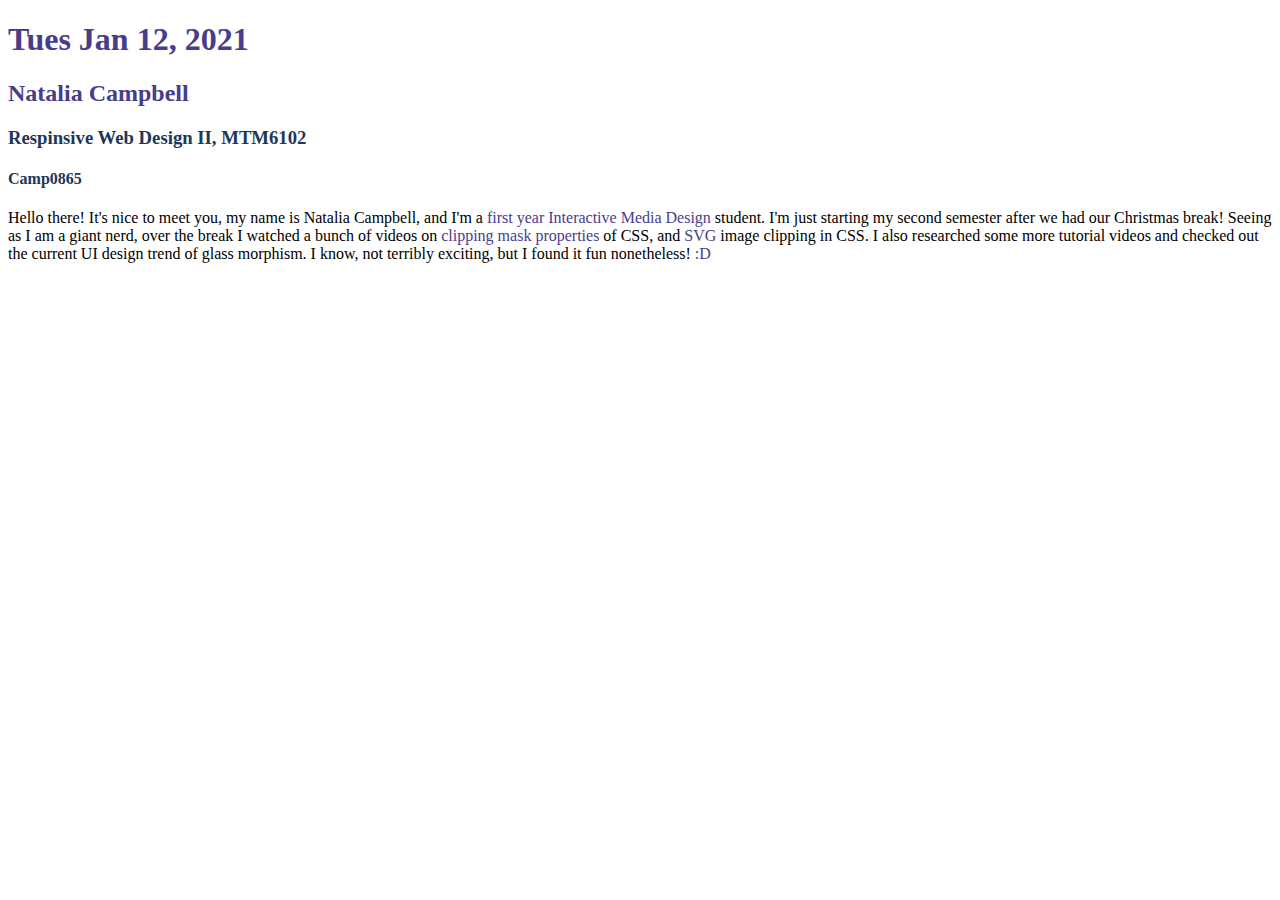
<file: index.html>
<!DOCTYPE html>
<html lang="en">
<head>
  <meta charset="UTF-8">
  <meta name="viewport" content="width=device-width, initial-scale=1.0">
  <title>MTM6201 P1</title>
</head>
<body>

  <!-- I know inline styles are outdated, but I can't stand looking at just a base HTML page. Sir, it's so ugly! I gotta at least give it a bit of colour! D:! Also, I hope you don't mind, but I did this before classes started. I've also already started on assignment one and I'm halfway finished. I'll be sending it in for revisons soon. I hope that's alright, too!  -->
  <main>
       <h1 style="color: darkslateblue;">Tues Jan 12, 2021</h1>
       <h2 style="color:darkslateblue;">Natalia Campbell</h2>
       <h3 style="color: #1D3759;">Respinsive Web Design II, MTM6102</h3>
       <h4 style="color:#1D3759;"> Camp0865</h4>
       <p>
         Hello there! It's nice to meet you, my name is Natalia Campbell, and I'm a <span style="color: darkslateblue;">first year Interactive Media Design</span> student. I'm just starting my second semester after we had our Christmas break! Seeing as I am a giant nerd, over the break I watched a bunch of videos on <span style="color: darkslateblue;">clipping mask properties</span> of  CSS, and <span style="color: darkslateblue;">SVG</span> image clipping in CSS. I also researched some more tutorial videos and checked out the current UI design trend of glass morphism. I know, not terribly exciting, but I found it fun nonetheless! <span style="color: darkslateblue;">:D</span> 
       </p>
</main> 
</body>
</html>
</file>
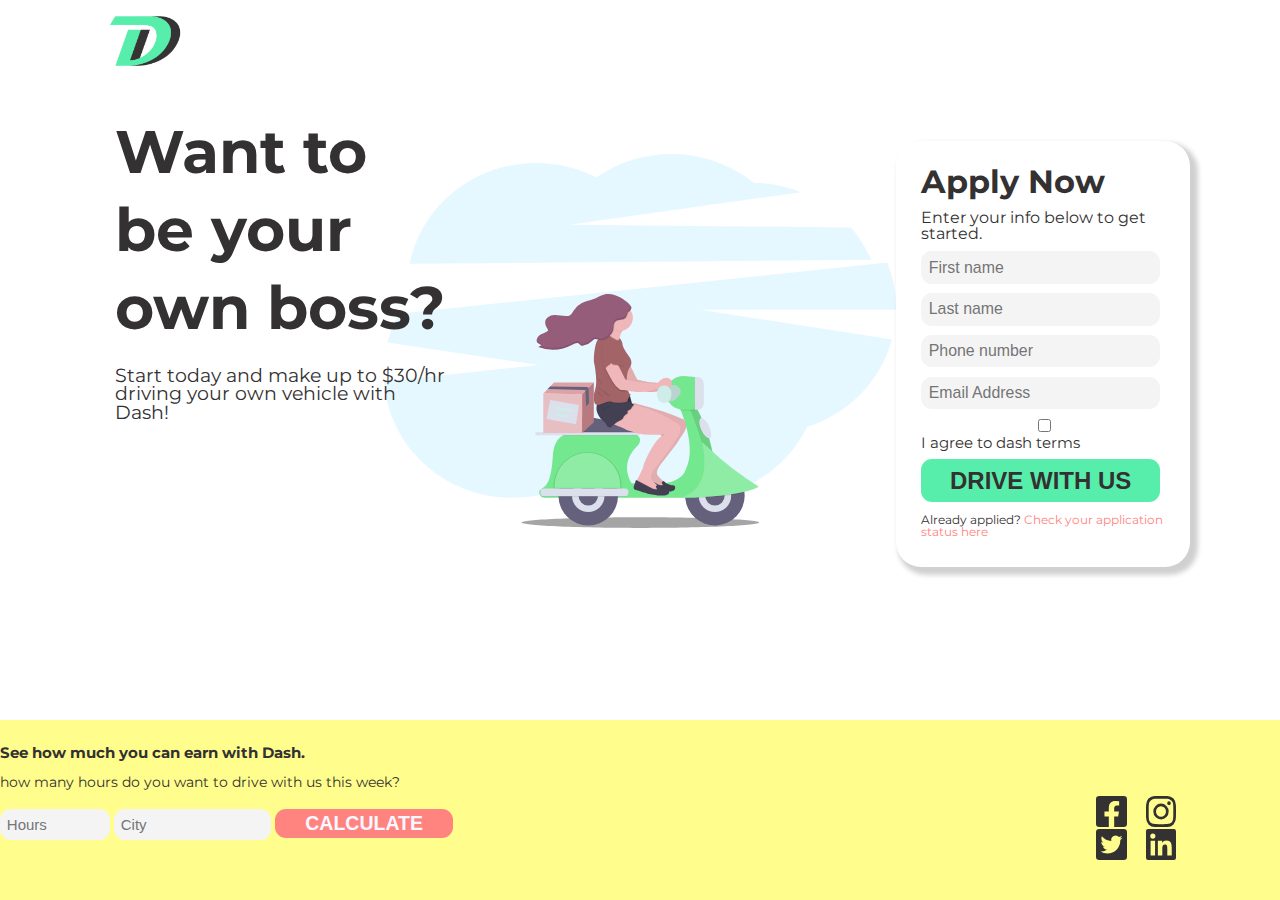
<file: Landing Page/index.html>
<!DOCTYPE html>
<html lang="en">
<head>
  <meta charset="UTF-8">
  <meta http-equiv="X-UA-Compatible" content="IE=edge">
  <meta name="viewport" content="width=device-width, initial-scale=1.0">

  <!-- FONTS -->

  <link rel="preconnect" href="https://fonts.gstatic.com">
  <link href="https://fonts.googleapis.com/css2?family=Montserrat:ital,wght@0,100;0,200;0,300;0,400;0,500;0,600;0,700;0,800;0,900;1,100;1,200;1,300;1,400;1,500;1,600;1,700;1,800;1,900&display=swap" rel="stylesheet">

  <!-- FILE LINKS -->

  <link rel="stylesheet" href="css/style.css">

  <title>Dash</title>
</head>


<!-- BODY SECTION -->
<body>
  <div class="wrapper">
  <main>
  <!-- LOGO -->
  <div class="logo">
    <img src="images/logo/logo.png" alt="Logo" class="logo-m">
  </div>

 <!-- MAIN HEADER SECTION -->

  <!-- Container class to help wiuth BG implememntation later. -->
  <div class="container">

   <section class="header">
      <h1>Want to be your own boss&#63;</h1>
      <h3>Start today and make up to &dollar;30&sol;hr driving your own vehicle with Dash!</h3>
      <div class="scootc">
        <img src="images/bg-image/scooter.svg" class="scoot" alt="Lady on a scooter">
      </div>
      
   </section>
   
  
  <!-- CONTACT SECTION START-->

    <!-- CONTACT FORM -->
      <div class="apply">
          <h2>Apply Now</h2>
          <h4 class="mobile">Enter your info below&#46;</h4>
          <!-- Hidden header for desktop verion. -->
          <h4 class="hidden">Enter your info below to get started&#46;</h4>


      <form action="#" method="post">
        <div>
          <input type="text" id="firstname" name="firstname" placeholder="First name" required>
        </div>
        <div>
          <input type="text" id="lastname" name="lastname" placeholder="Last name" required>
        </div>
        <div>
          <input type="text" id="phone" name="phone" placeholder="Phone number" required>
        </div>
        <div>
          <input type="email" id="email" name="email" placeholder="Email Address" required>
        </div>

        <!-- Checkbox section starts here. -->
        <div class="terms">
              <input type="checkbox" class="box" id="box">
            </div>
            <div class="label-fix">
              <label for="box" class="box-label" id="box1">I agree to dash terms</label>
            </div>
          <button type="button">DRIVE WITH US</button>
          <p class="applied">Already applied&#63; <a class="orange" href="#">Check your application status here</a></p>
      </form>
      </div>
  </div>
  </main>

  <!-- FOOTER SECTION -->

  <footer class="footer">
    <div class="left">
      <h3>See how much you can earn with Dash&#46;</h3>
      <h4>how many hours do you want to drive with us this week&#63;</h4>
  
      <!-- CALCULATION FORM -->
    
      <form action="#" method="get" class="earn">
         <input type="text" placeholder="Hours" class="hours" >
          <input type="text" placeholder="City" class="city">
          <button type="submit" class="calc" id="calc">CALCULATE</button>
      </form>
    </div>


   <!-- MEDIA ICONS -->

   <div class="media">
    <img class="icon" src="images/icons/facebook.svg" alt="facebook">  
    <img class="icon" src="images/icons/instagram.svg" alt="instagram">
    <img class="icon" src="images/icons/twitter.svg" alt="twitter">
    <img class="icon" src="images/icons/linkedin.svg" alt="linkedin"> 
   </div>
  </footer>
</div>
</body>
</html>
</file>
<file: Landing Page/css/style.css>
/* http://meyerweb.com/eric/tools/css/reset/ 
   v2.0 | 20110126
   License: none (public domain)
*/

html, body, div, span, applet, object, iframe,
h1, h2, h3, h4, h5, h6, p, blockquote, pre,
a, abbr, acronym, address, big, cite, code,
del, dfn, em, img, ins, kbd, q, s, samp,
small, strike, strong, sub, sup, tt, var,
b, u, i, center,
dl, dt, dd, ol, ul, li,
fieldset, form, label, legend,
table, caption, tbody, tfoot, thead, tr, th, td,
article, aside, canvas, details, embed, 
figure, figcaption, footer, header, hgroup, 
menu, nav, output, ruby, section, summary,
time, mark, audio, video {
	margin: 0;
	padding: 0;
	border: 0;
	font-size: 100%;
	font: inherit;
	vertical-align: baseline;
}
/* HTML5 display-role reset for older browsers */
article, aside, details, figcaption, figure, 
footer, header, hgroup, menu, nav, section {
	display: block;
}
body {
	line-height: 1;
}
blockquote, q {
	quotes: none;
}
blockquote:before, blockquote:after,
q:before, q:after {
	content: '';
	content: none;
}
table {
	border-collapse: collapse;
	border-spacing: 0;
}

/********** CUSTOM CSS STARTS HERE  ***********/


/* GLOBALLY APPLIED CODE */

/* Setting up the REM value, the font, the main font colour, and the line height. Set margin left to 9% to keep all elements consistent. I default to 15px automatically, because for some reason, it makes it easier to get both larger and smaller text using REM decimal values. Sometimes if I just use 11px, it won't size between certain decimal values. 15px works better for me ; u;. */

html{
  font-family: 'Montserrat', sans-serif;
  font-size: 15px;
  color: #333131;
  line-height: 1.4;
  overflow-x: hidden;
}

/* Centering the main container to avoid positioning issues down the line. */

.container  {
  margin: 0 auto;
}

/* Fixing up element box sizing by overwriting the default setting. Clearfix for the float to keep elements contained peroperly. */

*, *::after, *::before {
  box-sizing: border-box;
}

.clearfix::after {
  content: "";
  clear: both;
  display: table;
}

/* ******** MOBILE STYLES ******* */

/* LOGO SECTION */

/* Postioning mobile logo on the page according to mockup. UPDATE: Setting both the scooter image and the logo image to display block to fix a browser compatibility issue with display none being used. Without the block property, the images will break nad refuse to load in Chrome. Thanks, Chrome. */

.logo img {
width: 33%;
margin: 9%;
margin-bottom: 0;
margin-top: 2.5%;
display: block;
}

/* HEADER SECTION */

/* Font size in the XD file says 60. So I placed it at 4rem, which equals 60. 1.6rem is 24, which is the size of the second heading according to the XD file. */

.header h1 {
  font-size: 4rem;
  font-weight: bold;
  margin-bottom: 2%;
}

.header h3 {
  font-size: 1.6rem;
}

.header {
  margin: 9%;
}

/* Adjusting image size and poistion. Once again, display clock as a hotfix for browser reading issues in Chrome. */
.scoot {
  width: 60%;
  margin-left: 18%;
  margin-top: 2%;
  margin-bottom: 1%;
  display: block;
}

/*      CONTACT SECTION      */

/* Fixing up the box for the apply section. I'm having a tough time getting the box shadow perfect, though. I'm not sure how to make it blur at the edges? Gosh. ; n; But yeah, border radius for rounded corners, too. */

.apply{
  background-color: white;
  border-radius: 25px;
  margin: 0 10% 10% 10%;
  padding: 5%;
  box-shadow: 5px 5px 5px 3px #D0D0D0;
}

/* Setting up size and weight for apply section headers. */
.apply h2 {
  font-size: 2.7rem;
  font-weight: bold;
}

.apply h4 {
  font-size: 1.06rem;
}

/* Mobile and desktop versions have two different headings. So I've hidden the second heading meant for the desktop version. */

.hidden {
  display: none;
}

/* CONTACT FORM */

/* Adjusting the input forms. Padding for space. Font weight thinner. Border radius for rounded corners. Outline none so when you click it gets rid of that ugly blue box. */

input {
  background-color: #F4F4F5;
  padding: 3% 3% 3% 3%;
  font-size: 1.06rem;
  font-weight: lighter;
  border-radius: 11px;
  margin-top: 3.8%;
  width: 98%;
  border: none;
  outline: none;
}


/* Had trouble getting these to line up, evemn with display inline. I definitely tried everything. ; n;*/

.terms #boxl {
  font-size: 1.06rem;
  display: flex;
  margin-top: 0;
}

/* The Drive button styles. Colours, width, border radius for rounded corners, font weight bold for thicker lettering, and no border. */
button{
  width: 98%;
  background-color: #57eeab;
  color: #333131;
  font-size: 1.6rem;
  padding: 3%;
  border-radius: 11px;
  margin-top: 4%;
  margin-bottom: 5%;
  font-weight: bold;
  border: none;
}

/* Link colour change and text decoration removal. */

.orange {
  color: #ff8480;
  text-decoration: none;
}

/* FOOTER SECTION */

/* Main footer box. I have trouble making things bleed, so I had to add an overflow-x hidden to the globally applied codes and adjust margins. Without the weird padding/ marghins in this section, it would not appear as one solid colour. */
.footer {
  background-color: #fffd8c;
  display: block;
  width: 100%;
  padding: 4% 9% 4% 9%;
}

/* Alternative media icons for desktop view hidden. */

.mediaw {
  display: none;
}

.footer h3 {
font-size: 1.25rem;
font-weight: bold;
margin-bottom: 3%;
}

.footer h4 {
  font-size: 1.1rem;
}

/* INPUT FOR FOOTER SECTION */

/* Getting the hours and city section into the right spot/ size. Button below is styled using similar properties as the drive button above. */

.hours {
  width: 25%;
  margin-right: 10px;
  margin-bottom: 0%;
}
.city {
  width: 70%;
}

button#calc {
  background-color: #ff8480;
  color: #f7f7ff;
  width: 98%;
  font-size: 1.7rem;
  padding: 1.3%;
  font-weight: bold;
  text-align: center;
  border-radius: 11px;
  border: none;
  margin-top: 2%;
}
/* Flexing out the social media icons to get them into position.*/

.media {
  display: flex;
  justify-content: space-around;
  margin-top: 6%;
}


/* ********** TABLET STYLES *********** */

@media screen and (min-width: 700px) and (max-width: 1000px) {

  /*      HEADER SECTION      */


  /* Adjusting logo size and position for tablet. */
  .logo {
  width: 30%;
  margin-left: 6%;
  margin-bottom: 0;
  }

  /* Fixing header size and position. Line height adjustment. */
  .header h1 {
  font-size: 2.8rem;
  margin-bottom: 2%;
  margin-top: -10%;
  margin-right: 45%;
  line-height: 1.3;
  }
  
  /* Fixing font size and position. Posotion relative for easier movement on the page. */
  .header h3 {
  position: relative;
  font-size: 1rem;
  margin-right: 44%;
  }

  /* Fixing the image size and position.*/
  .scoot {
  margin-left: 10%;
  margin-top: -2%;
  width: 68%;
  margin-bottom: -6%;
  }


  /*      CONTACT SECTION      */

 /* Adjusting size and position of headers and apply section. */

 .apply {
  margin-bottom: -9%;
 }

 .apply h2 {
  font-size: 1.7rem;
  font-weight: bold;
  margin-bottom: 2%;
 }

 .apply h4 {
  font-size: 1.6rem;
  margin-bottom: -1.5%;
 }

 /* CONTACT FORM */

 /* Fixing space between input fields and checkbox. No matter what I do, I can't gfet teh checkbox to display properly. So. RIP. :'D*/


 input {
  margin-top: 2%;
 }

 input[type=checkbox]{
 margin-top: 1.5%;
 }


 button{
  margin-top: 3%;
  margin-bottom: 3%;

 }

 .applied {
  text-align: center;
 }


 /*      FOOTER      */

 /* Fixing footer position on page. Adjusting font sizes, and adjusting internal margins to more accurately positiom them. Negative margin used for eassier overriding of problem margin values. */

  .footer {
  margin-top: 20%;
  }
  
  .footer h3 {
  font-size: 1.25rem;
  font-weight: bold;
  margin-bottom: 3%;
  margin-top: -2%;
  }
  
  .footer h4 {
  font-size: 1.1rem;
  }
  
  /* INPUT FOR FOOTER SECTION */

  /* Adjusting inpute size, width, padding dimensions, and fixing the margins for spacing with the media icons. Again, negative margin values to more easily overwrite problem margin values. */
  
  .hours {
  padding: 2%;
  }
  .city {
  margin-right: 1%;
  padding: 2%;
  width: 40%;
  }
  
  button#calc {
  padding: 0.8%;
  width: 30%;
  }
  
  .media {
  width: 45%;
  margin: 2% auto 0;
  margin-bottom: -2%;
  }
 }
  /*      DESKTOP VERSION      */


 @media screen and (min-width: 1010px) {

  /*      HEADER SECTION      */

  /* Media query is 1010 because the page breaks at 1034. Making the image a BG image instead and pushing logo to the right. Setting up flex for easy display change. Sizing and centering ther BG. Hiding the image used for mobile and tablet versions. Flexed out the content for easy display.*/

  .logo {
  margin-left: 7%;
  width: 17%;
  }

  .scoot {
  display: none;
  }

  .container {
  background-image: url(../images/bg-image/scooter.svg);
  background-repeat: no-repeat;
  background-position: center 50%;
  background-size: 40%;
  display: flex;
  }

  /* Adjusting the main heading positions and size. Needed to keep the line height here too because it'll rewrite itself if I don't.*/

  .header h1 {
  font-size: 4rem;
  margin-bottom: 2%;
  margin-top: -12%;
  margin-right: 50%;
  line-height: 1.3;
  }
  
  /* Fixing font size and position. */

  .header h3 {
  font-size: 1.25rem;
  margin-top: 3%;
  margin-right: 50%;
  }


  /*      APPLY SECTION      */

  /* The text changed from the mobile and tablet version to the desktop version. So I've hidden the mobile text and unset my previous display hidden proprty to display the new header option. */
  .mobile {
  display: none;
  }
  
  .hidden {
  display: unset;
  }
/* Adjusted size, position, and margin values to fit the headers onto the page perperly. */
  .apply h2 {
  font-size: 2.1rem;
  font-weight: bold;
  margin-bottom: 5%;
  }
  
  .apply h4 {
  font-size: 1.05rem;
  margin-bottom: -1.5%;
  }
/* Needed to adjust the margin and paddig for it's new spot when flexed needed margin adjustments. */
  .apply{
  margin: 5% 7% 3% 0;
  padding: 2%;
  padding-bottom: 0%;
}
  
/* Adjusting the already applied paragraph size and position. */
  
.applied {
font-size: 0.8rem;
margin-bottom: 12%;
}

/*      FOOTER SECTION      */

/* Flexing out the footer section so I can get everything in line easily. */


/* Fixing footer float due to margin/padding changes and lack of content. */
footer {
  position: fixed;
  bottom: 0;
  margin: 0;
  padding: 0;
}

.left {
  display: inline-block;
  padding-top: -20;
}

.media {
  display: inline-block;
 
}

.footer{
display: flex;
justify-content: space-between;
margin-top: 4%;
padding: 0;
}

/* Footer headers resized and moved.*/

.footer h3 {
font-size: 1rem;
font-weight: bold;
margin-bottom: 3%;
}
  
.footer h4 {
font-size: 0.9rem;
}

/* Adjusting colour, size, and font weight for the form items and the button. */
.hours {
width: 21%;
font-size: 1rem;
padding: 1.3%;
color: grey;
font-weight: 300;
margin: 0;
}

.city{
width: 30%;
font-size: 1rem;
font-weight: 300;
padding: 1.3%;
color: grey;
font-weight: 300;
margin-bottom: 0;
}

button#calc{
width: 34%;
font-size: 1.3rem;
padding: 0.5%;
margin-bottom: 0;
}
/* Padding/ margin here to control the spotion of the content inside the footer. */
.left {
  margin-top: 2%;
  margin-bottom: 0.1%;
}

/* Fixing the location of the media icons. */
.media {
margin-bottom: 3%;
margin-right: 5%;
padding-left: 5%;
  
}

.icon {
  padding-left: 11%;
}

 }
</file>
